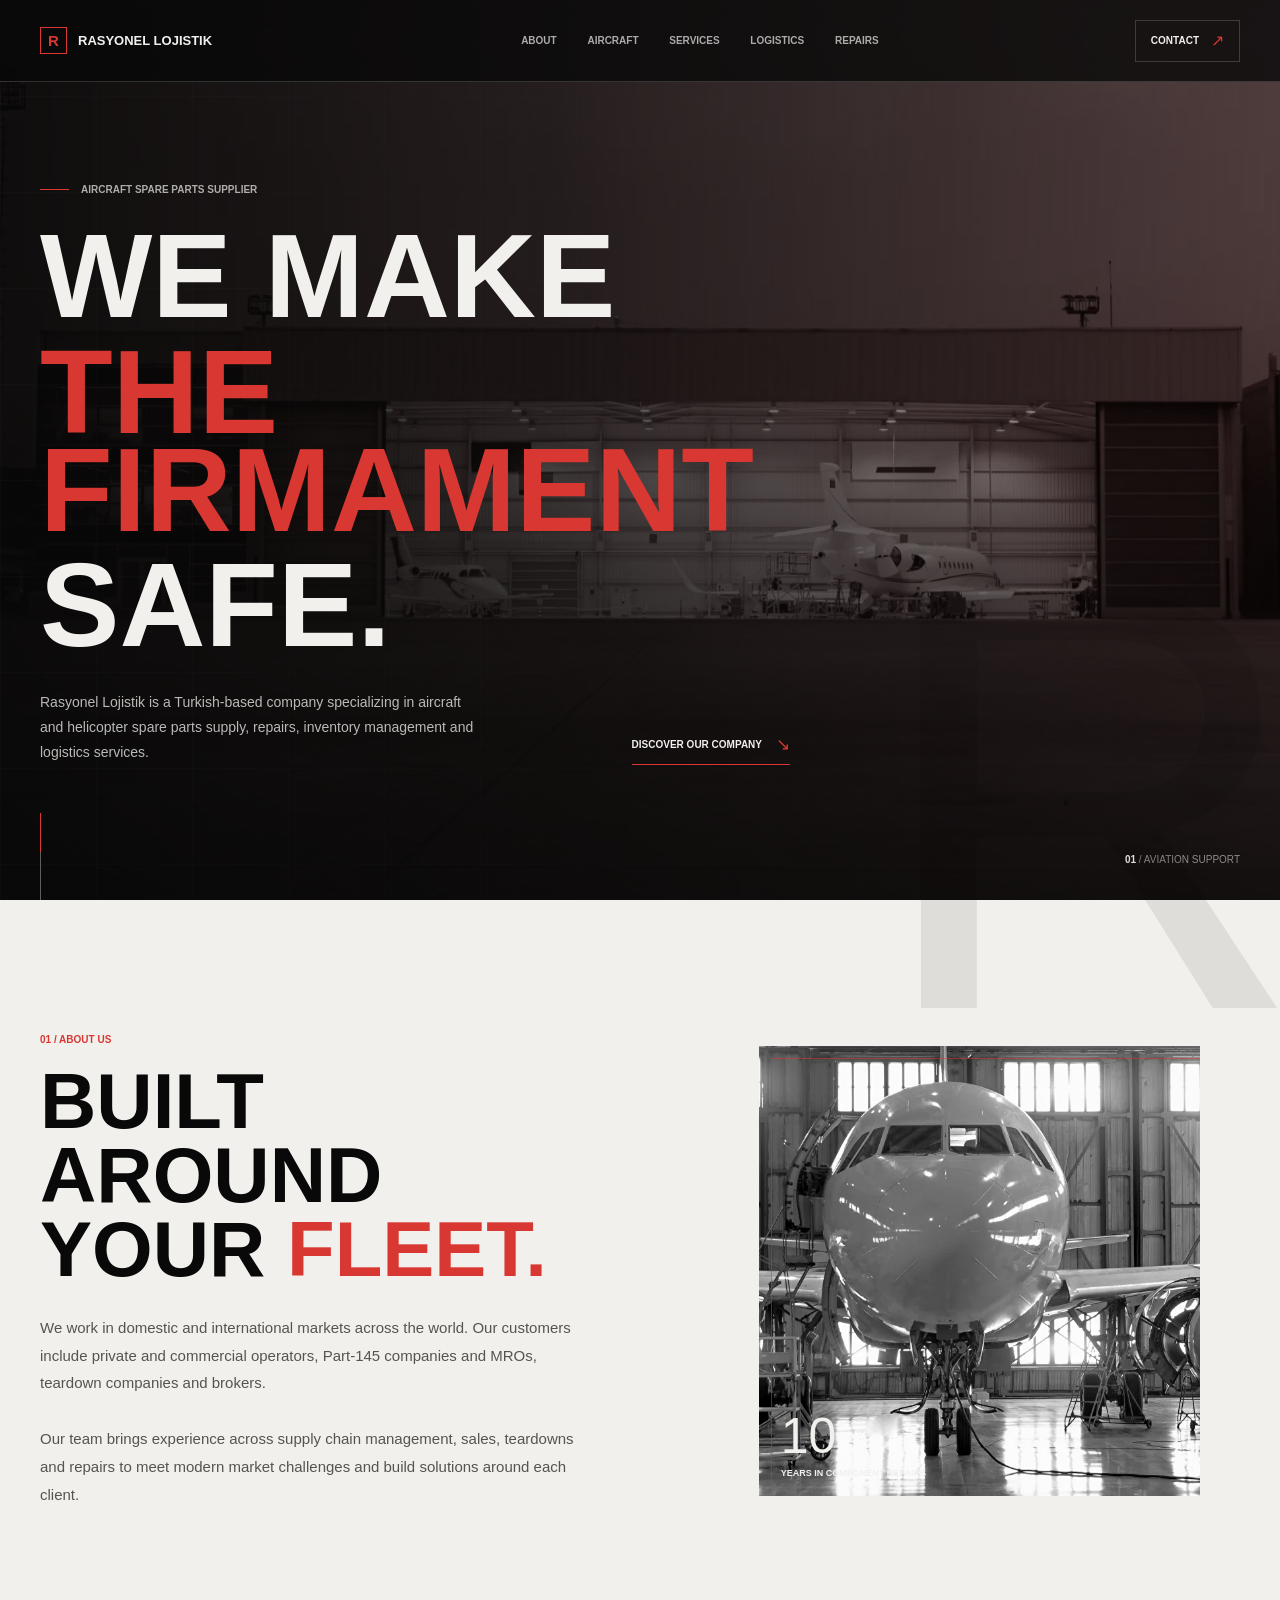
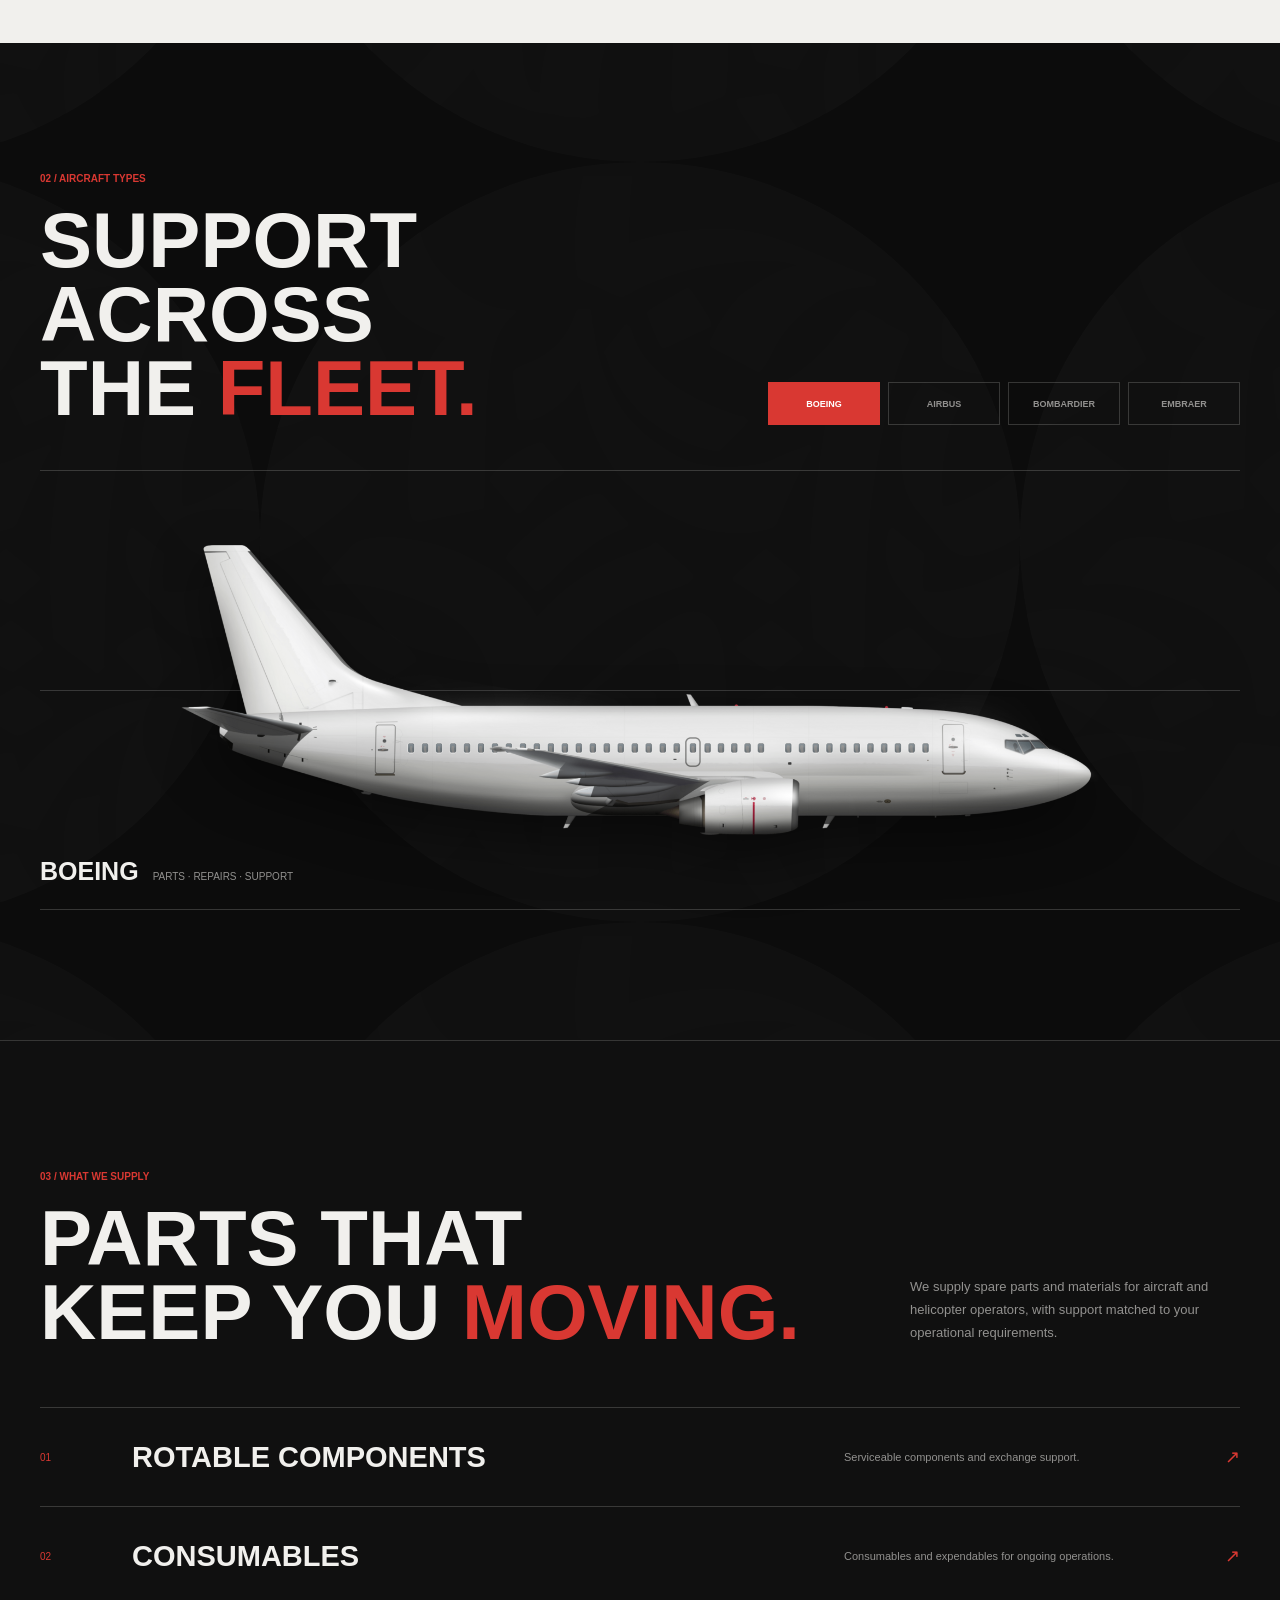
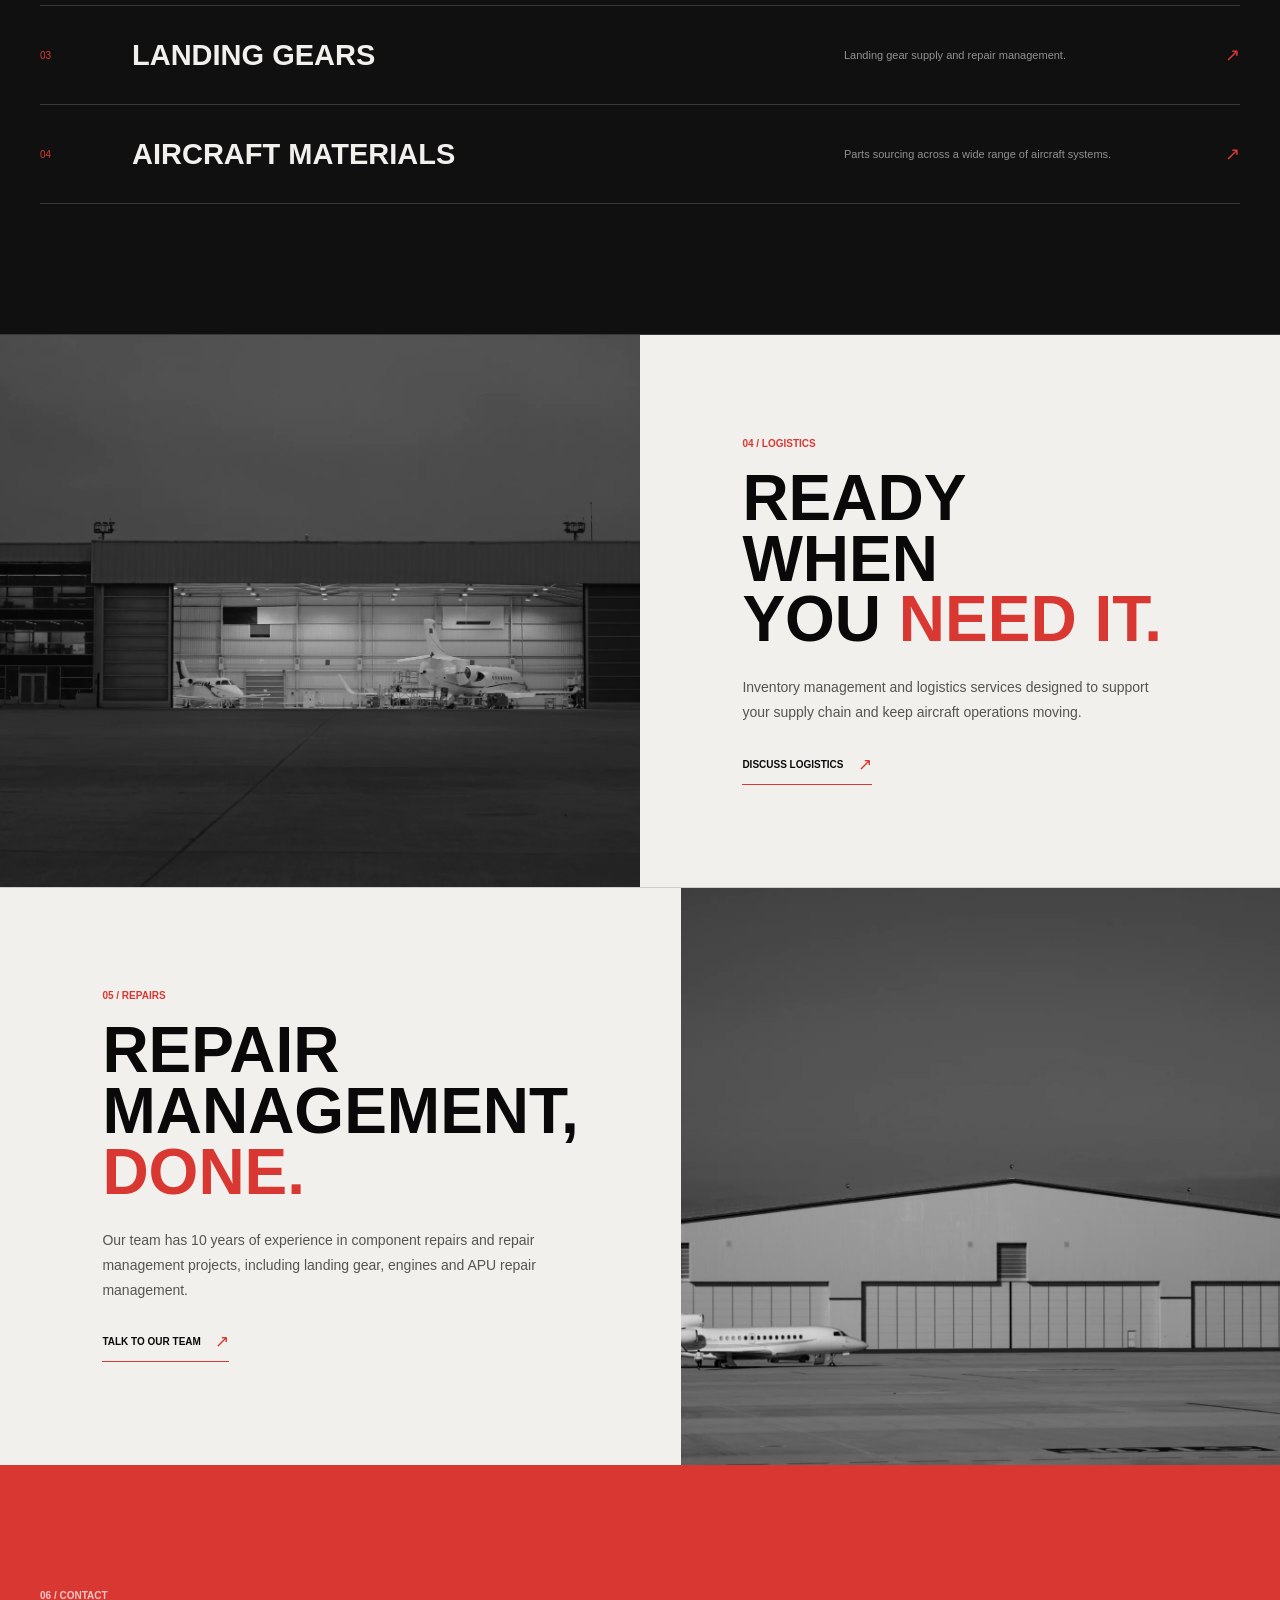
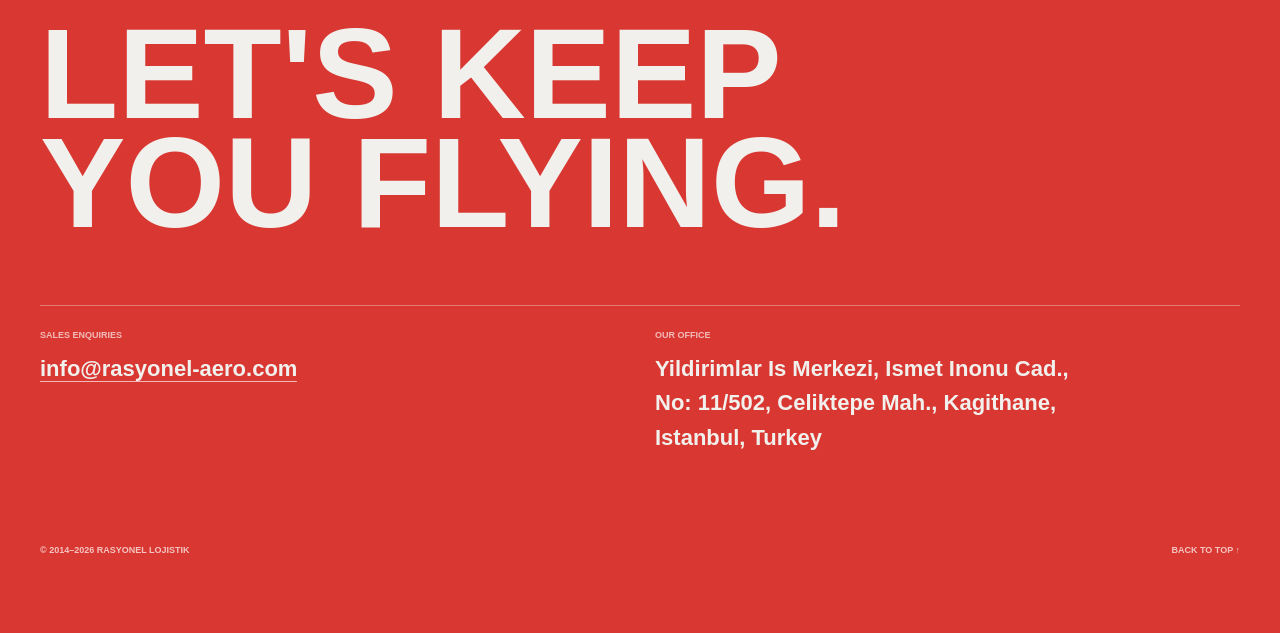
<file: index.html>
<!doctype html>
<html lang="en">
<head>
  <meta charset="utf-8">
  <meta name="viewport" content="width=device-width, initial-scale=1">
  <meta name="theme-color" content="#090909">
  <meta name="description" content="Aircraft spare parts, repairs, inventory management and logistics services.">
  <title>Rasyonel Lojistik | Aircraft Spare Parts & Logistics</title>
  <style>
    :root {
      color-scheme: dark;
      --ink: #090909;
      --panel: #111111;
      --paper: #f1f0ed;
      --muted: #92918f;
      --line: rgba(241, 240, 237, .18);
      --red: #d93832;
      --content: 1200px;
      --header-height: 82px;
      font-family: Montserrat, "Arial", sans-serif;
      font-synthesis: none;
      text-rendering: optimizeLegibility;
    }

    * { box-sizing: border-box; }
    html { scroll-behavior: smooth; scroll-padding-top: var(--header-height); }
    body { margin: 0; background: var(--ink); color: var(--paper); }
    body, button, a { font-family: Montserrat, "Arial", sans-serif; }
    a { color: inherit; text-decoration: none; }
    button { color: inherit; }
    img { display: block; max-width: 100%; }
    ::selection { color: var(--paper); background: var(--red); }

    .site-header {
      position: fixed;
      z-index: 20;
      inset: 0 0 auto;
      height: var(--header-height);
      border-bottom: 1px solid rgba(255,255,255,.16);
      background: rgba(9,9,9,.77);
      -webkit-backdrop-filter: blur(14px);
      backdrop-filter: blur(14px);
      transition: background .3s ease, border-color .3s ease;
    }
    .header-inner, .section-inner, .footer-inner {
      width: min(calc(100% - 56px), var(--content));
      margin-inline: auto;
    }
    .header-inner { height: 100%; display: flex; align-items: center; justify-content: space-between; gap: 34px; }
    .wordmark { display: inline-flex; align-items: center; gap: 11px; min-width: 225px; font-size: 13px; font-weight: 800; letter-spacing: 0; }
    .wordmark-mark { width: 27px; height: 27px; display: grid; place-items: center; border: 1px solid var(--red); color: var(--red); font-family: "Arial Black", Impact, sans-serif; font-size: 15px; }
    .wordmark span:last-child { max-width: 180px; }
    .main-nav { display: flex; align-items: center; gap: clamp(17px, 2.4vw, 36px); }
    .main-nav a, .header-contact { font-size: 10px; font-weight: 700; letter-spacing: 0; text-transform: uppercase; }
    .main-nav a { color: rgba(241,240,237,.7); transition: color .2s ease; }
    .main-nav a:hover, .main-nav a:focus-visible { color: var(--paper); }
    .header-contact { min-height: 42px; display: inline-flex; align-items: center; gap: 12px; padding: 0 15px; border: 1px solid var(--line); transition: border-color .2s ease, background .2s ease; }
    .header-contact:hover { border-color: var(--red); background: rgba(217,56,50,.12); }
    .header-contact::after { content: "↗"; color: var(--red); font-size: 16px; }
    .menu-toggle { display: none; width: 42px; height: 42px; border: 1px solid var(--line); background: transparent; cursor: pointer; }
    .menu-toggle span { width: 17px; height: 1px; display: block; margin: 5px auto; background: var(--paper); transition: transform .2s ease; }

    .hero {
      min-height: min(900px, 100svh);
      min-height: max(700px, 100svh);
      position: relative;
      display: flex;
      align-items: center;
      overflow: hidden;
      isolation: isolate;
      background: #181514;
    }
    .hero::before {
      content: "";
      position: absolute;
      z-index: -2;
      inset: 0;
      background: url("./static/shutterstock_3298861.png.webp") center 53% / cover no-repeat;
      transform: scale(1.035);
      animation: hero-image-in 1.3s cubic-bezier(.2,.7,.2,1) both;
    }
    .hero::after {
      content: "";
      position: absolute;
      z-index: -1;
      inset: 0;
      background: linear-gradient(90deg, rgba(8,8,8,.9) 0%, rgba(8,8,8,.68) 43%, rgba(8,8,8,.16) 100%), linear-gradient(0deg, rgba(8,8,8,.74), transparent 55%);
    }
    .hero-grid { position: absolute; inset: 0; pointer-events: none; opacity: .23; background-image: linear-gradient(rgba(255,255,255,.07) 1px, transparent 1px), linear-gradient(90deg, rgba(255,255,255,.07) 1px, transparent 1px); background-size: 96px 96px; mask-image: linear-gradient(90deg, #000 0%, transparent 80%); }
    .hero-content { width: min(calc(100% - 56px), var(--content)); margin: calc(var(--header-height) + 40px) auto 85px; }
    .eyebrow { display: flex; align-items: center; gap: 12px; color: rgba(241,240,237,.7); font-size: 10px; font-weight: 700; letter-spacing: 0; line-height: 1.5; text-transform: uppercase; }
    .eyebrow::before { content: ""; width: 29px; height: 1px; background: var(--red); }
    .hero h1 { max-width: 920px; margin: 26px 0 23px; font-family: "Arial Black", Impact, sans-serif; font-size: clamp(62px, 9.3vw, 132px); font-weight: 900; letter-spacing: 0; line-height: .82; text-transform: uppercase; }
    .hero h1 span { display: block; overflow: hidden; padding: .04em 0 .11em; }
    .hero h1 span:nth-child(2) { color: var(--red); }
    .hero h1 span b { display: block; font-weight: inherit; animation: rise-in .8s cubic-bezier(.2,.75,.2,1) both; }
    .hero h1 span:nth-child(2) b { animation-delay: .12s; }
    .hero h1 span:nth-child(3) b { animation-delay: .23s; }
    .hero-bottom { max-width: 750px; display: flex; align-items: end; justify-content: space-between; gap: 26px; }
    .hero-copy { max-width: 445px; margin: 0; color: rgba(241,240,237,.76); font-size: 14px; line-height: 1.8; animation: fade-in .7s .45s both; }
    .text-link { display: inline-flex; align-items: center; gap: 14px; padding: 0 0 9px; border-bottom: 1px solid var(--red); font-size: 10px; font-weight: 800; letter-spacing: 0; text-transform: uppercase; white-space: nowrap; }
    .text-link span { color: var(--red); font-size: 17px; transition: transform .2s ease; }
    .text-link:hover span { transform: translate(3px,-3px); }
    .hero-index { position: absolute; right: max(28px, calc((100vw - var(--content)) / 2)); bottom: 35px; color: rgba(241,240,237,.55); font-size: 10px; letter-spacing: 0; }
    .hero-index strong { color: var(--paper); }
    .scroll-line { position: absolute; bottom: 0; left: max(28px, calc((100vw - var(--content)) / 2)); width: 1px; height: 87px; background: rgba(255,255,255,.35); overflow: hidden; }
    .scroll-line::after { content: ""; display: block; width: 1px; height: 45%; background: var(--red); animation: scroll-down 1.7s ease-in-out infinite; }

    .section { position: relative; padding: 130px 0; border-bottom: 1px solid var(--line); }
    .section-kicker { margin: 0 0 19px; color: var(--red); font-size: 10px; font-weight: 800; letter-spacing: 0; text-transform: uppercase; }
    .section-title { max-width: 830px; margin: 0; font-family: "Arial Black", Impact, sans-serif; font-size: clamp(42px, 6.1vw, 78px); font-weight: 900; line-height: .95; text-transform: uppercase; }
    .section-title em { color: var(--red); font-style: normal; }
    .about { background: var(--paper); color: var(--ink); }
    .about-grid { display: grid; grid-template-columns: 1.05fr .95fr; align-items: center; gap: clamp(40px, 8vw, 110px); }
    .about .section-kicker { color: var(--red); }
    .about-copy { max-width: 540px; margin: 28px 0 0; color: #555451; font-size: 15px; line-height: 1.85; }
    .about-photo { min-height: 450px; position: relative; overflow: hidden; background: #d5d0ce; }
    .about-photo img { position: absolute; inset: 0; width: 100%; height: 100%; object-fit: cover; filter: grayscale(1) contrast(1.08); transition: transform .8s cubic-bezier(.2,.7,.2,1); }
    .about-photo:hover img { transform: scale(1.035); }
    .about-photo::after { content: ""; position: absolute; inset: 0; border: 1px solid rgba(217,56,50,.55); transform: translate(12px,12px); pointer-events: none; }
    .about-number { position: absolute; z-index: 1; left: 22px; bottom: 18px; color: var(--paper); font-family: "Arial Black", Impact, sans-serif; font-size: 50px; line-height: 1; }
    .about-number small { display: block; margin-top: 8px; font-family: Montserrat, Arial, sans-serif; font-size: 9px; font-weight: 700; letter-spacing: 0; text-transform: uppercase; }

    .aircraft { overflow: hidden; background: #0c0c0c; }
    .aircraft::before { content: ""; position: absolute; inset: 0; opacity: .26; background: url("./static/bg.svg") center / 760px auto repeat; pointer-events: none; }
    .aircraft .section-inner { position: relative; }
    .aircraft-head { display: flex; align-items: end; justify-content: space-between; gap: 30px; }
    .aircraft-head .section-title { max-width: 650px; }
    .aircraft-tabs { display: flex; gap: 8px; flex-wrap: wrap; justify-content: flex-end; }
    .aircraft-tab { min-width: 112px; min-height: 43px; padding: 0 15px; border: 1px solid var(--line); background: transparent; color: var(--muted); font-size: 9px; font-weight: 800; letter-spacing: 0; text-transform: uppercase; cursor: pointer; transition: color .2s ease, border-color .2s ease, background .2s ease; }
    .aircraft-tab:hover, .aircraft-tab[aria-pressed="true"] { border-color: var(--red); background: var(--red); color: white; }
    .aircraft-stage { min-height: 440px; position: relative; display: grid; place-items: center; margin-top: 45px; border-top: 1px solid var(--line); border-bottom: 1px solid var(--line); }
    .aircraft-stage::before { content: ""; position: absolute; inset: 50% 0 auto; height: 1px; background: rgba(255,255,255,.17); }
    .plane { position: absolute; inset: 0; display: grid; place-items: center; padding: 50px 15px; opacity: 0; visibility: hidden; transform: translateY(15px) scale(.98); transition: opacity .45s ease, transform .6s cubic-bezier(.2,.7,.2,1), visibility .45s; }
    .plane.is-active { opacity: 1; visibility: visible; transform: translateY(0) scale(1); }
    .plane img { width: min(100%, 1100px); max-height: 290px; object-fit: contain; filter: drop-shadow(0 22px 28px rgba(0,0,0,.45)); animation: plane-float 5s ease-in-out infinite; }
    .plane-caption { position: absolute; left: 0; bottom: 23px; display: flex; align-items: baseline; gap: 14px; }
    .plane-caption strong { font-family: "Arial Black", Impact, sans-serif; font-size: 25px; text-transform: uppercase; }
    .plane-caption span { color: var(--muted); font-size: 10px; letter-spacing: 0; text-transform: uppercase; }

    .services { background: #101010; }
    .services-intro { display: flex; align-items: end; justify-content: space-between; gap: 40px; margin-bottom: 58px; }
    .services-intro > p { max-width: 330px; margin: 0 0 5px; color: var(--muted); font-size: 13px; line-height: 1.75; }
    .service-list { border-top: 1px solid var(--line); }
    .service-row { min-height: 99px; display: grid; grid-template-columns: 70px 1fr minmax(180px, 350px) 24px; align-items: center; gap: 22px; border-bottom: 1px solid var(--line); transition: padding .25s ease, background .25s ease; }
    .service-row:hover { padding-inline: 13px; background: rgba(255,255,255,.025); }
    .service-number { color: var(--red); font-size: 10px; letter-spacing: 0; }
    .service-row h3 { margin: 0; font-family: "Arial Black", Impact, sans-serif; font-size: clamp(19px, 2.4vw, 29px); font-weight: 800; text-transform: uppercase; }
    .service-row p { margin: 0; color: var(--muted); font-size: 11px; line-height: 1.6; }
    .service-arrow { color: var(--red); font-size: 18px; text-align: right; }

    .operations { padding: 0; background: var(--paper); color: var(--ink); }
    .operation-row { min-height: 520px; display: grid; grid-template-columns: 1fr 1fr; }
    .operation-row + .operation-row { border-top: 1px solid rgba(9,9,9,.15); }
    .operation-row:nth-child(even) .operation-image { order: 2; }
    .operation-image { min-height: 420px; position: relative; overflow: hidden; background: #252222; }
    .operation-image img { position: absolute; inset: 0; width: 100%; height: 100%; object-fit: cover; filter: grayscale(1); transition: transform .9s cubic-bezier(.2,.7,.2,1); }
    .operation-row:hover .operation-image img { transform: scale(1.04); }
    .operation-image::after { content: ""; position: absolute; inset: 0; background: linear-gradient(0deg, rgba(0,0,0,.25), transparent 60%); }
    .operation-content { display: flex; flex-direction: column; align-items: flex-start; justify-content: center; padding: clamp(35px, 8vw, 110px); }
    .operation-content .section-title { font-size: clamp(40px, 5vw, 66px); }
    .operation-content p:not(.section-kicker) { max-width: 435px; margin: 25px 0 28px; color: #555451; font-size: 14px; line-height: 1.8; }
    .operation-content .text-link { color: var(--ink); }

    .contact { padding: 125px 0 78px; background: var(--red); color: var(--paper); overflow: hidden; }
    .contact::after { content: "R"; position: absolute; right: -25px; bottom: -200px; color: rgba(0,0,0,.08); font-family: "Arial Black", Impact, sans-serif; font-size: 600px; line-height: 1; pointer-events: none; }
    .contact .section-inner { position: relative; z-index: 1; }
    .contact .section-kicker { color: rgba(255,255,255,.72); }
    .contact h2 { max-width: 900px; margin: 0; font-family: "Arial Black", Impact, sans-serif; font-size: clamp(58px, 10vw, 130px); font-weight: 900; line-height: .85; text-transform: uppercase; }
    .contact-grid { display: grid; grid-template-columns: 1fr 1fr; gap: 30px; margin-top: 68px; padding-top: 24px; border-top: 1px solid rgba(255,255,255,.34); }
    .contact-label { display: block; margin-bottom: 12px; color: rgba(255,255,255,.66); font-size: 9px; font-weight: 800; letter-spacing: 0; text-transform: uppercase; }
    .contact-value { font-size: clamp(15px, 2vw, 22px); font-weight: 600; line-height: 1.55; overflow-wrap: anywhere; }
    .contact-value a { border-bottom: 1px solid rgba(255,255,255,.65); }
    .footer-line { display: flex; justify-content: space-between; gap: 24px; margin-top: 90px; color: rgba(255,255,255,.7); font-size: 9px; font-weight: 700; letter-spacing: 0; text-transform: uppercase; }

    [data-reveal] { opacity: 0; transform: translateY(24px); transition: opacity .7s ease, transform .7s cubic-bezier(.2,.7,.2,1); }
    [data-reveal].is-visible { opacity: 1; transform: translateY(0); }
    .top-progress { position: fixed; z-index: 30; inset: 0 auto auto 0; width: 0; height: 2px; background: var(--red); }

    @keyframes rise-in { from { transform: translateY(110%); } to { transform: translateY(0); } }
    @keyframes fade-in { from { opacity: 0; transform: translateY(12px); } to { opacity: 1; transform: translateY(0); } }
    @keyframes hero-image-in { from { opacity: .35; transform: scale(1.09); } to { opacity: 1; transform: scale(1.035); } }
    @keyframes scroll-down { 0% { transform: translateY(-100%); } 100% { transform: translateY(250%); } }
    @keyframes plane-float { 0%,100% { transform: translateY(0); } 50% { transform: translateY(-9px); } }

    @media (max-width: 900px) {
      :root { --header-height: 70px; }
      .header-inner, .section-inner, .footer-inner, .hero-content { width: min(calc(100% - 40px), var(--content)); }
      .wordmark { min-width: 0; }
      .menu-toggle { display: block; margin-left: auto; }
      .header-contact { display: none; }
      .main-nav { position: absolute; inset: var(--header-height) 0 auto; display: none; padding: 15px 20px 22px; border-bottom: 1px solid var(--line); background: rgba(9,9,9,.97); }
      .main-nav.is-open { display: grid; gap: 0; }
      .main-nav a { padding: 15px 0; border-bottom: 1px solid var(--line); }
      .main-nav a:last-child { border-bottom: 0; }
      .menu-toggle[aria-expanded="true"] span:first-child { transform: translateY(3px) rotate(45deg); }
      .menu-toggle[aria-expanded="true"] span:last-child { transform: translateY(-3px) rotate(-45deg); }
      .hero { min-height: 760px; min-height: max(680px, 100svh); }
      .hero-content { margin-top: calc(var(--header-height) + 35px); }
      .about-grid { grid-template-columns: 1fr 1fr; gap: 35px; }
      .about-photo { min-height: 380px; }
      .aircraft-head, .services-intro { align-items: flex-start; flex-direction: column; }
      .aircraft-tabs { justify-content: flex-start; }
      .aircraft-stage { min-height: 350px; }
      .plane img { max-height: 220px; }
      .operation-row { min-height: 430px; }
      .operation-content { padding: 44px; }
    }
    @media (max-width: 620px) {
      .header-inner, .section-inner, .footer-inner, .hero-content { width: calc(100% - 36px); }
      .wordmark { font-size: 11px; }
      .hero { min-height: 740px; min-height: max(680px, 100svh); align-items: flex-end; }
      .hero::before { background-position: 57% center; }
      .hero::after { background: linear-gradient(0deg, rgba(8,8,8,.94), rgba(8,8,8,.5) 70%, rgba(8,8,8,.3)); }
      .hero-grid { background-size: 64px 64px; }
      .hero-content { margin-top: calc(var(--header-height) + 75px); margin-bottom: 108px; }
      .hero h1 { margin-top: 23px; font-size: clamp(52px, 15vw, 86px); line-height: .88; }
      .hero-bottom { align-items: flex-start; flex-direction: column; gap: 23px; }
      .hero-copy { font-size: 13px; }
      .hero-index { right: 18px; bottom: 24px; }
      .scroll-line { left: 18px; height: 63px; }
      .section { padding: 86px 0; }
      .section-title { font-size: clamp(38px, 11vw, 59px); }
      .about-grid { grid-template-columns: 1fr; gap: 34px; }
      .about-photo { min-height: 340px; }
      .about-copy { margin-top: 20px; font-size: 14px; }
      .aircraft-tabs { display: grid; grid-template-columns: repeat(2, minmax(0, 1fr)); width: 100%; }
      .aircraft-tab { min-width: 0; }
      .aircraft-stage { min-height: 270px; margin-top: 30px; }
      .plane { padding: 36px 0 58px; }
      .plane img { max-height: 145px; }
      .plane-caption { bottom: 15px; gap: 9px; }
      .plane-caption strong { font-size: 20px; }
      .plane-caption span { font-size: 8px; }
      .service-row { min-height: 92px; grid-template-columns: 34px 1fr 20px; gap: 12px; }
      .service-row h3 { font-size: 18px; }
      .service-row p { grid-column: 2; grid-row: 2; margin: -21px 0 15px; font-size: 10px; }
      .service-arrow { grid-column: 3; grid-row: 1 / span 2; }
      .operation-row { grid-template-columns: 1fr; }
      .operation-row:nth-child(even) .operation-image { order: 0; }
      .operation-image { min-height: 300px; }
      .operation-content { padding: 45px 22px 55px; }
      .operation-content .section-title { font-size: 48px; }
      .contact { padding: 88px 0 35px; }
      .contact h2 { font-size: clamp(52px, 15vw, 84px); }
      .contact-grid { grid-template-columns: 1fr; gap: 28px; margin-top: 44px; }
      .contact-value { font-size: 17px; }
      .footer-line { margin-top: 60px; font-size: 8px; }
      .contact::after { right: -70px; bottom: -90px; font-size: 330px; }
    }
    @media (prefers-reduced-motion: reduce) {
      *, *::before, *::after { scroll-behavior: auto !important; animation-duration: .01ms !important; animation-iteration-count: 1 !important; transition-duration: .01ms !important; }
      [data-reveal] { opacity: 1; transform: none; }
    }
  </style>
</head>
<body>
  <div class="top-progress" aria-hidden="true"></div>
  <header class="site-header">
    <div class="header-inner">
      <a class="wordmark" href="#main" aria-label="Rasyonel Lojistik home"><span class="wordmark-mark">R</span><span>RASYONEL LOJISTIK</span></a>
      <button class="menu-toggle" type="button" aria-label="Open navigation" aria-expanded="false" aria-controls="main-nav"><span></span><span></span></button>
      <nav class="main-nav" id="main-nav" aria-label="Main navigation">
        <a href="#about">About</a><a href="#aircraft">Aircraft</a><a href="#services">Services</a><a href="#logistics">Logistics</a><a href="#repairs">Repairs</a>
      </nav>
      <a class="header-contact" href="#contact">Contact</a>
    </div>
  </header>

  <main>
    <section class="hero" id="main" aria-labelledby="hero-title">
      <div class="hero-grid" aria-hidden="true"></div>
      <div class="hero-content">
        <p class="eyebrow">Aircraft spare parts supplier</p>
        <h1 id="hero-title"><span><b>We make</b></span><span><b>the firmament</b></span><span><b>safe.</b></span></h1>
        <div class="hero-bottom">
          <p class="hero-copy">Rasyonel Lojistik is a Turkish-based company specializing in aircraft and helicopter spare parts supply, repairs, inventory management and logistics services.</p>
          <a class="text-link" href="#about">Discover our company <span>↘</span></a>
        </div>
      </div>
      <div class="scroll-line" aria-hidden="true"></div>
      <div class="hero-index"><strong>01</strong> / AVIATION SUPPORT</div>
    </section>

    <section class="section about" id="about">
      <div class="section-inner about-grid">
        <div data-reveal>
          <p class="section-kicker">01 / About us</p>
          <h2 class="section-title">Built around<br>your <em>fleet.</em></h2>
          <p class="about-copy">We work in domestic and international markets across the world. Our customers include private and commercial operators, Part-145 companies and MROs, teardown companies and brokers.</p>
          <p class="about-copy">Our team brings experience across supply chain management, sales, teardowns and repairs to meet modern market challenges and build solutions around each client.</p>
        </div>
        <figure class="about-photo" data-reveal>
          <img src="./static/shutterstock_1061671.png.webp" alt="Aircraft undergoing maintenance inside a hangar" loading="lazy">
          <figcaption class="about-number">10<small>Years in component repairs</small></figcaption>
        </figure>
      </div>
    </section>

    <section class="section aircraft" id="aircraft">
      <div class="section-inner">
        <div class="aircraft-head" data-reveal>
          <div><p class="section-kicker">02 / Aircraft types</p><h2 class="section-title">Support across<br>the <em>fleet.</em></h2></div>
          <div class="aircraft-tabs" role="group" aria-label="Choose aircraft manufacturer">
            <button class="aircraft-tab" type="button" data-plane="boeing" aria-pressed="true">Boeing</button>
            <button class="aircraft-tab" type="button" data-plane="airbus" aria-pressed="false">Airbus</button>
            <button class="aircraft-tab" type="button" data-plane="bombardier" aria-pressed="false">Bombardier</button>
            <button class="aircraft-tab" type="button" data-plane="embraer" aria-pressed="false">Embraer</button>
          </div>
        </div>
        <div class="aircraft-stage" data-reveal>
          <div class="plane is-active" data-plane-panel="boeing"><img src="./static/img.png" alt="Boeing aircraft profile" loading="lazy"><div class="plane-caption"><strong>Boeing</strong><span>Parts · repairs · support</span></div></div>
          <div class="plane" data-plane-panel="airbus" aria-hidden="true"><img src="./static/Airbus.png" alt="Airbus aircraft profile" loading="lazy"><div class="plane-caption"><strong>Airbus</strong><span>Parts · repairs · support</span></div></div>
          <div class="plane" data-plane-panel="bombardier" aria-hidden="true"><img src="./static/Bombardier2.png" alt="Bombardier aircraft profile" loading="lazy"><div class="plane-caption"><strong>Bombardier</strong><span>Parts · repairs · support</span></div></div>
          <div class="plane" data-plane-panel="embraer" aria-hidden="true"><img src="./static/Embraer_3.png" alt="Embraer aircraft profile" loading="lazy"><div class="plane-caption"><strong>Embraer</strong><span>Parts · repairs · support</span></div></div>
        </div>
      </div>
    </section>

    <section class="section services" id="services">
      <div class="section-inner">
        <div class="services-intro" data-reveal>
          <div><p class="section-kicker">03 / What we supply</p><h2 class="section-title">Parts that<br>keep you <em>moving.</em></h2></div>
          <p>We supply spare parts and materials for aircraft and helicopter operators, with support matched to your operational requirements.</p>
        </div>
        <div class="service-list" data-reveal>
          <article class="service-row"><span class="service-number">01</span><h3>Rotable components</h3><p>Serviceable components and exchange support.</p><span class="service-arrow">↗</span></article>
          <article class="service-row"><span class="service-number">02</span><h3>Consumables</h3><p>Consumables and expendables for ongoing operations.</p><span class="service-arrow">↗</span></article>
          <article class="service-row"><span class="service-number">03</span><h3>Landing gears</h3><p>Landing gear supply and repair management.</p><span class="service-arrow">↗</span></article>
          <article class="service-row"><span class="service-number">04</span><h3>Aircraft materials</h3><p>Parts sourcing across a wide range of aircraft systems.</p><span class="service-arrow">↗</span></article>
        </div>
      </div>
    </section>

    <section class="operations" aria-label="Logistics and repair services">
      <article class="operation-row" id="logistics">
        <div class="operation-image" data-reveal><img src="./static/shutterstock_3298861.png.webp" alt="Aircraft and hangar on an airport apron" loading="lazy"></div>
        <div class="operation-content" data-reveal><p class="section-kicker">04 / Logistics</p><h2 class="section-title">Ready when<br>you <em>need it.</em></h2><p>Inventory management and logistics services designed to support your supply chain and keep aircraft operations moving.</p><a class="text-link" href="#contact">Discuss logistics <span>↗</span></a></div>
      </article>
      <article class="operation-row" id="repairs">
        <div class="operation-image" data-reveal><img src="./static/shutterstock_1102187.png.webp" alt="Aircraft maintenance in a hangar" loading="lazy"></div>
        <div class="operation-content" data-reveal><p class="section-kicker">05 / Repairs</p><h2 class="section-title">Repair<br>management, <em>done.</em></h2><p>Our team has 10 years of experience in component repairs and repair management projects, including landing gear, engines and APU repair management.</p><a class="text-link" href="#contact">Talk to our team <span>↗</span></a></div>
      </article>
    </section>

    <section class="contact" id="contact">
      <div class="section-inner" data-reveal>
        <p class="section-kicker">06 / Contact</p>
        <h2>Let's keep<br>you <span>flying.</span></h2>
        <div class="contact-grid">
          <div><span class="contact-label">Sales enquiries</span><div class="contact-value"><a href="mailto:info@rasyonel-aero.com">info@rasyonel-aero.com</a></div></div>
          <div><span class="contact-label">Our office</span><div class="contact-value">Yildirimlar Is Merkezi, Ismet Inonu Cad.,<br>No: 11/502, Celiktepe Mah., Kagithane,<br>Istanbul, Turkey</div></div>
        </div>
        <div class="footer-line"><span>© 2014–2026 Rasyonel Lojistik</span><a href="#main">Back to top ↑</a></div>
      </div>
    </section>
  </main>

  <script>
    const menuToggle = document.querySelector('.menu-toggle');
    const mainNav = document.querySelector('.main-nav');
    const progressBar = document.querySelector('.top-progress');

    menuToggle.addEventListener('click', () => {
      const expanded = menuToggle.getAttribute('aria-expanded') === 'true';
      menuToggle.setAttribute('aria-expanded', String(!expanded));
      menuToggle.setAttribute('aria-label', expanded ? 'Open navigation' : 'Close navigation');
      mainNav.classList.toggle('is-open', !expanded);
    });

    mainNav.querySelectorAll('a').forEach((link) => {
      link.addEventListener('click', () => {
        menuToggle.setAttribute('aria-expanded', 'false');
        menuToggle.setAttribute('aria-label', 'Open navigation');
        mainNav.classList.remove('is-open');
      });
    });

    document.querySelectorAll('.aircraft-tab').forEach((tab) => {
      tab.addEventListener('click', () => {
        const selected = tab.dataset.plane;
        document.querySelectorAll('.aircraft-tab').forEach((item) => {
          item.setAttribute('aria-pressed', String(item === tab));
        });
        document.querySelectorAll('.plane').forEach((panel) => {
          const active = panel.dataset.planePanel === selected;
          panel.classList.toggle('is-active', active);
          panel.setAttribute('aria-hidden', String(!active));
        });
      });
    });

    const revealItems = document.querySelectorAll('[data-reveal]');
    if ('IntersectionObserver' in window) {
      const revealObserver = new IntersectionObserver((entries, observer) => {
        entries.forEach((entry) => {
          if (entry.isIntersecting) {
            entry.target.classList.add('is-visible');
            observer.unobserve(entry.target);
          }
        });
      }, { threshold: 0.14 });
      revealItems.forEach((item) => revealObserver.observe(item));
    } else {
      revealItems.forEach((item) => item.classList.add('is-visible'));
    }

    const updateProgress = () => {
      const scrollable = document.documentElement.scrollHeight - window.innerHeight;
      const progress = scrollable > 0 ? window.scrollY / scrollable : 0;
      progressBar.style.width = `${Math.min(progress * 100, 100)}%`;
    };
    window.addEventListener('scroll', updateProgress, { passive: true });
    updateProgress();
  </script>
</body>
</html>
</file>
